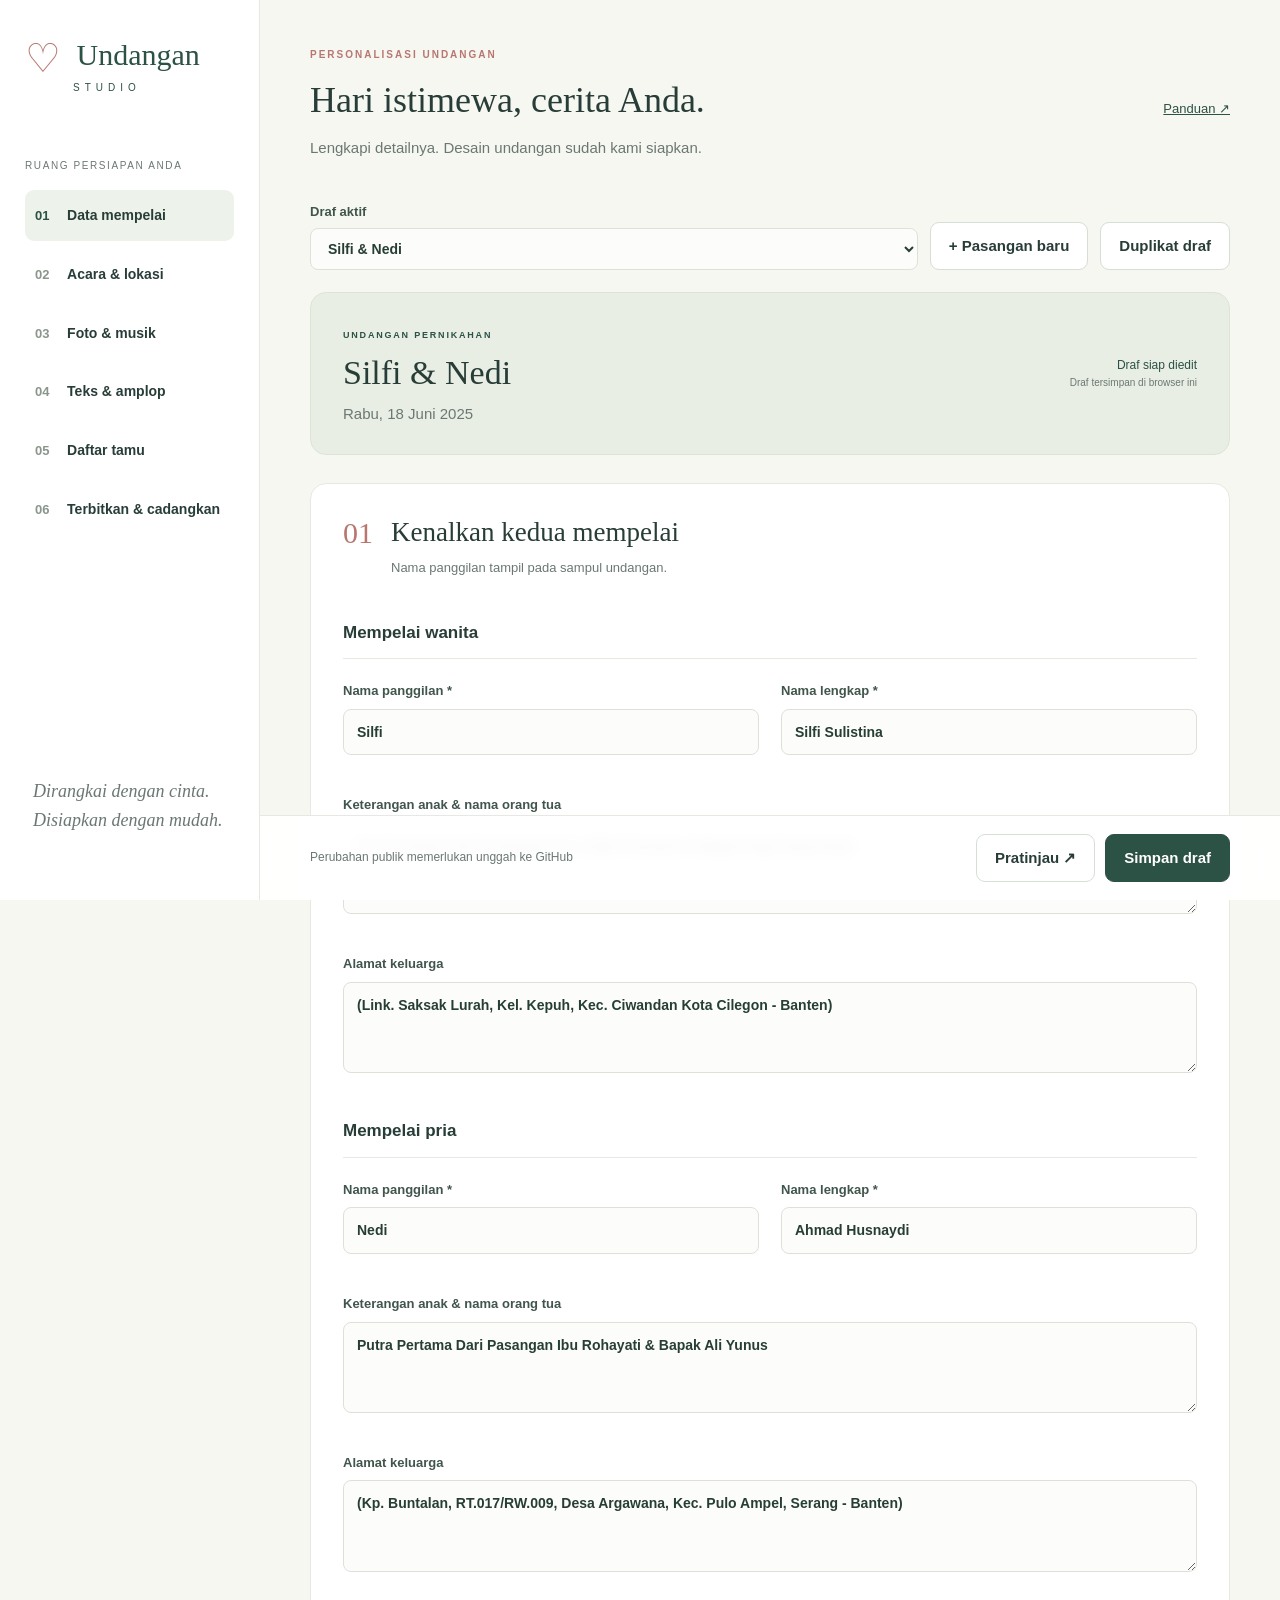
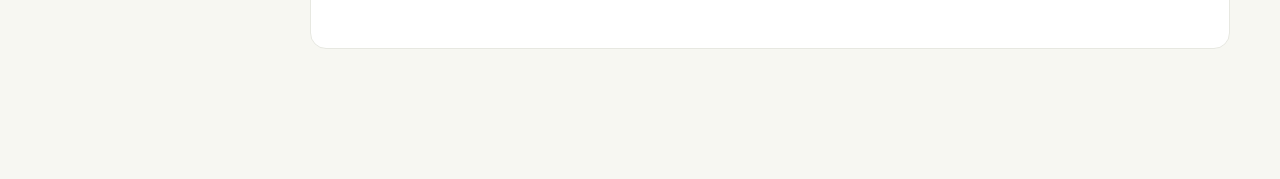
<file: admin.html>
<!doctype html><html lang="id"><head><meta charset="utf-8"><meta name="viewport" content="width=device-width,initial-scale=1"><meta name="robots" content="noindex,nofollow"><title>Pengelola Undangan</title><link rel="stylesheet" href="editor/admin.css"></head><body>
<aside><a class="brand" href="admin.html"><span>♡</span> Undangan<span class="brand-sub">STUDIO</span></a><p class="side-caption">RUANG PERSIAPAN ANDA</p><nav id="steps"><button data-tab="couple" class="active">01 <span>Data mempelai</span></button><button data-tab="events">02 <span>Acara & lokasi</span></button><button data-tab="media">03 <span>Foto & musik</span></button><button data-tab="words">04 <span>Teks & amplop</span></button><button data-tab="guests">05 <span>Daftar tamu</span></button><button data-tab="publish">06 <span>Terbitkan & cadangkan</span></button></nav><div class="side-note">Dirangkai dengan cinta.<br>Disiapkan dengan mudah.</div></aside>
<main><header><div><p class="eyebrow">PERSONALISASI UNDANGAN</p><h1>Hari istimewa, cerita Anda.</h1><p class="muted">Lengkapi detailnya. Desain undangan sudah kami siapkan.</p></div><a class="help" href="PANDUAN.html" target="_blank">Panduan ↗</a></header>
<div class="project-bar"><label>Draf aktif<select id="draft-select" aria-label="Draf aktif"></select></label><button id="new-draft" class="secondary">+ Pasangan baru</button><button id="duplicate" class="secondary">Duplikat draf</button></div>
<div class="summary"><div><span class="pill">UNDANGAN PERNIKAHAN</span><h2 id="couple-summary"></h2><p id="date-summary"></p></div><div class="summary-right"><span id="save-status">Memuat draf…</span><small>Draf tersimpan di browser ini</small></div></div>
<div class="workspace"><form id="config-form"><section class="tab active" id="tab-couple"><div class="section-head"><span>01</span><div><h2>Kenalkan kedua mempelai</h2><p>Nama panggilan tampil pada sampul undangan.</p></div></div><div id="fields-couple"></div></section><section class="tab" id="tab-events"><div class="section-head"><span>02</span><div><h2>Waktu & tempat bahagia</h2><p>Tanggal pada sampul mengikuti acara hitung mundur.</p></div></div><div id="fields-events"></div></section><section class="tab" id="tab-media"><div class="section-head"><span>03</span><div><h2>Kenangan dalam gambar</h2><p>Pilih foto dari perangkat atau gunakan URL / jalur file.</p></div></div><div class="note">Unggahan foto disesuaikan ukurannya agar undangan lebih ringan. Foto dan musik baru disertakan dalam paket pembaruan.</div><div id="fields-media"></div></section><section class="tab" id="tab-words"><div class="section-head"><span>04</span><div><h2>Pesan yang personal</h2><p>Sesuaikan kalimat pembuka, amplop digital, dan kontak.</p></div></div><div id="fields-words"></div></section></form>
<section class="tab" id="tab-guests"><div class="section-head"><span>05</span><div><h2>Setiap tamu, satu undangan</h2><p>Nama pada pesan dan tautan dibuat dari baris tamu yang sama.</p></div></div><label>Alamat undangan yang sudah diterbitkan<input id="guest-base" type="url" placeholder="https://username.github.io/nama-repository/"></label><p class="hint">Perhatikan huruf besar/kecil nama repository. Tautan yang disalin menggunakan alamat ini.</p><label>Tambahkan nama tamu<textarea id="guest-input" rows="4" placeholder="Bapak Ahmad & Ibu Siti&#10;Keluarga Bapak Dani&#10;Rekan-rekan SMK Darus Syifa"></textarea></label><div class="actions"><button id="add-guests">Tambahkan nama</button><button id="copy-all" class="secondary">Salin semua pesan</button><button id="csv" class="secondary">Unduh daftar CSV</button></div><label>Format pesan WhatsApp<textarea id="share-template" rows="9"></textarea></label><p class="hint">Penanda otomatis: {nama}, {mempelai}, {tanggal}, {link}. Nama dan tautan wajib ada.</p><div class="guest-toolbar"><h3 id="guest-count">0 tamu</h3><input id="search-guests" placeholder="Cari nama tamu…" aria-label="Cari tamu"></div><div id="guest-list"></div><div id="message-preview" class="note" hidden><h3>Pratinjau pesan</h3><pre id="message-text"></pre></div></section>
<section class="tab" id="tab-publish"><div class="section-head"><span>06</span><div><h2>Siap dibagikan</h2><p>Terbitkan perubahan dan simpan salinan draf Anda.</p></div></div><div class="note"><strong>Simpan draf ≠ terbitkan.</strong><p>Draf dan daftar tamu hanya tersimpan di browser ini. Agar perubahan dilihat tamu, unduh paket pembaruan dan unggah isinya ke repository GitHub.</p></div><label>Alamat publik undangan<input id="publish-base" type="url" placeholder="https://username.github.io/nama-repository/"></label><div class="publish-card"><h3>1. Periksa undangan</h3><p>Lengkapi formulir lalu buka pratinjau. Nama tamu contoh: Bapak Ahmad & Ibu Siti.</p><button id="preview-publish" class="secondary">Buka pratinjau ↗</button></div><div class="publish-card"><h3>2. Unduh paket pembaruan</h3><p>Berisi index.html, data.js, dan foto/musik unggahan. Gabungkan dengan paket utama; ini bukan website mandiri. Daftar tamu tidak ikut diterbitkan.</p><button id="export">Unduh pembaruan ZIP</button><p class="hint" id="export-status"></p></div><div class="publish-card"><h3>3. Unggah ke GitHub</h3><p>Ekstrak ZIP. Timpa file yang sama di repository, lalu commit. Setelah GitHub Pages selesai, periksa tautan publik sebelum membagikannya.</p><a href="https://docs.github.com/en/pages/getting-started-with-github-pages/configuring-a-publishing-source-for-your-github-pages-site" target="_blank" rel="noopener">Panduan resmi GitHub ↗</a></div><div class="publish-card"><h3>Cadangan draf & daftar tamu</h3><p>Simpan JSON untuk berpindah perangkat atau memulihkan data. Berkas cadangan memuat daftar tamu; simpan pribadi dan jangan unggah ke repository publik.</p><div class="actions"><button id="backup" class="secondary">Unduh cadangan JSON</button><label class="file-button">Impor cadangan<input id="restore" type="file" accept="application/json,.json"></label></div></div></section>
</div><div class="bottom-bar"><p id="bottom-status">Perubahan belum diterbitkan</p><div class="actions"><button id="preview" class="secondary">Pratinjau ↗</button><button id="save">Simpan draf</button></div></div></main><div id="toast" role="status" aria-live="polite"></div>
<script src="data.js"></script><script src="editor/core.js"></script><script src="editor/template.js"></script><script src="editor/zip.js"></script><script src="editor/admin.js"></script></body></html>
</file>
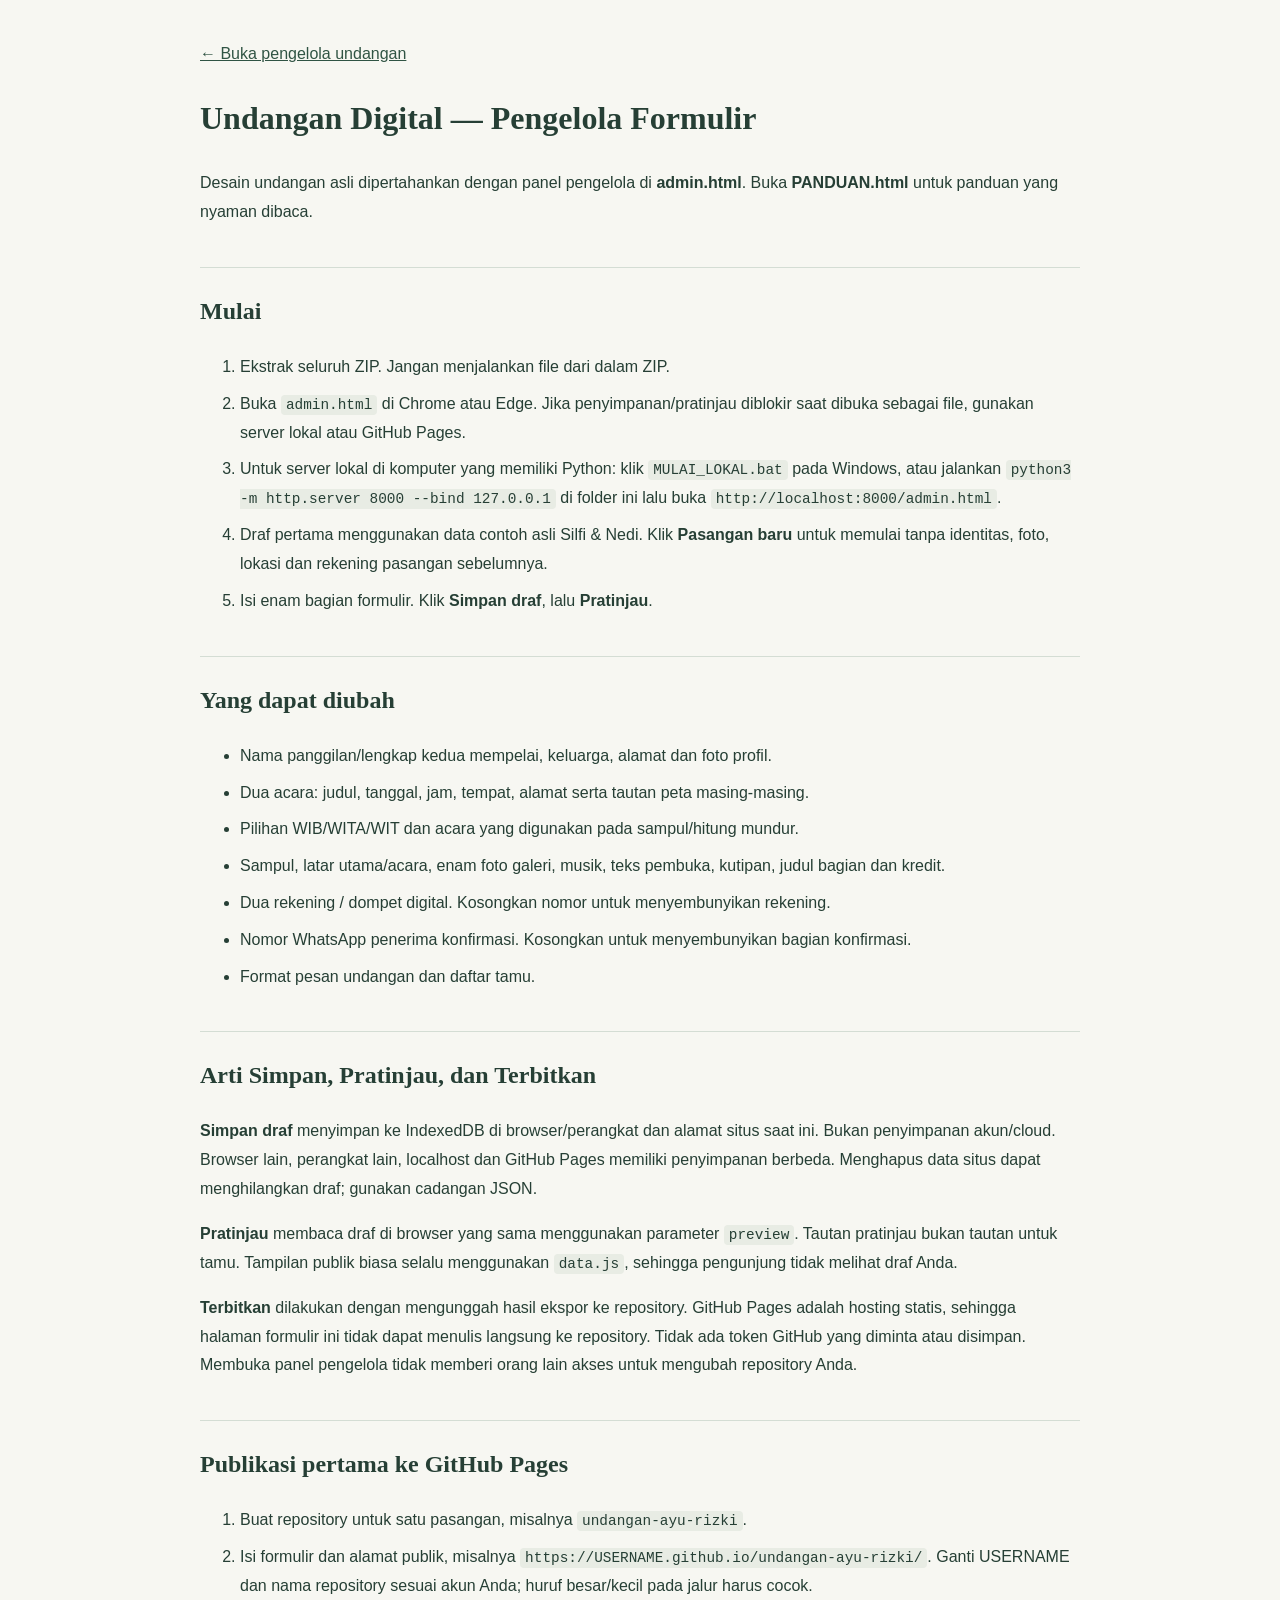
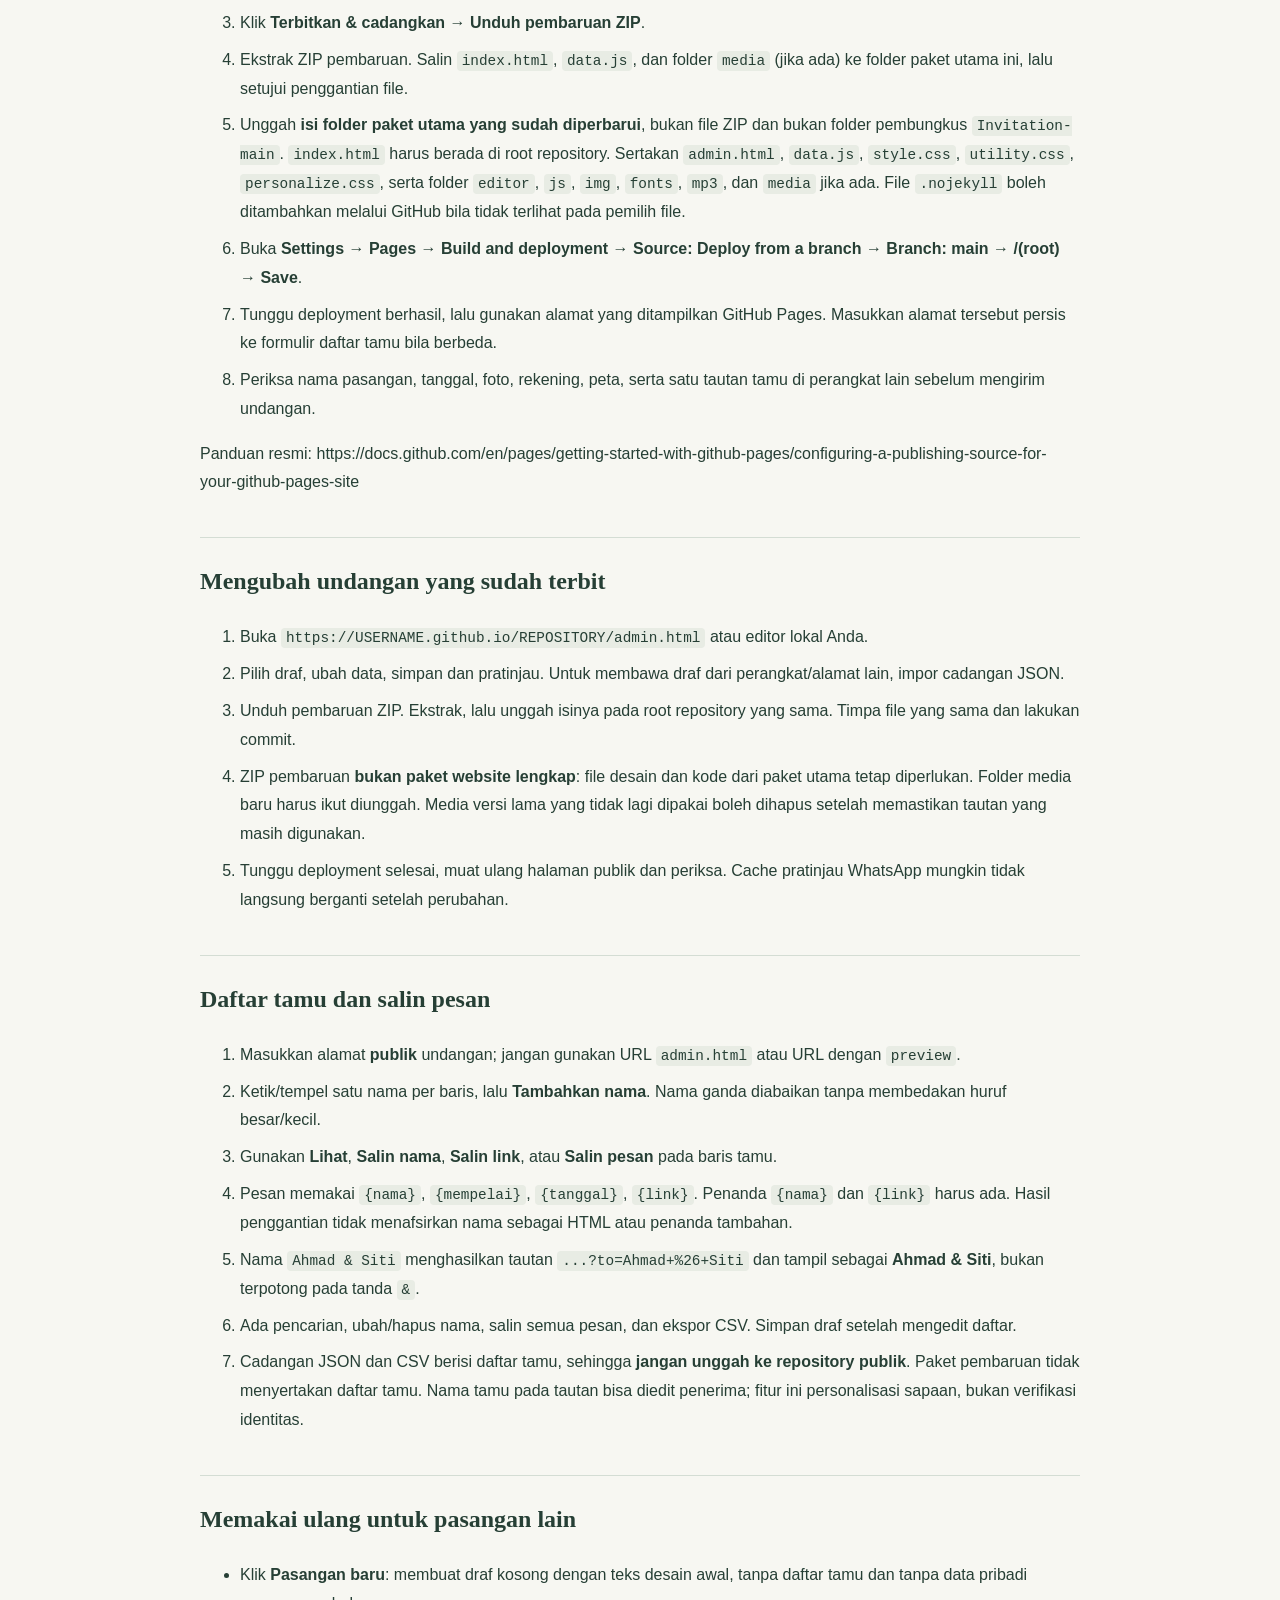
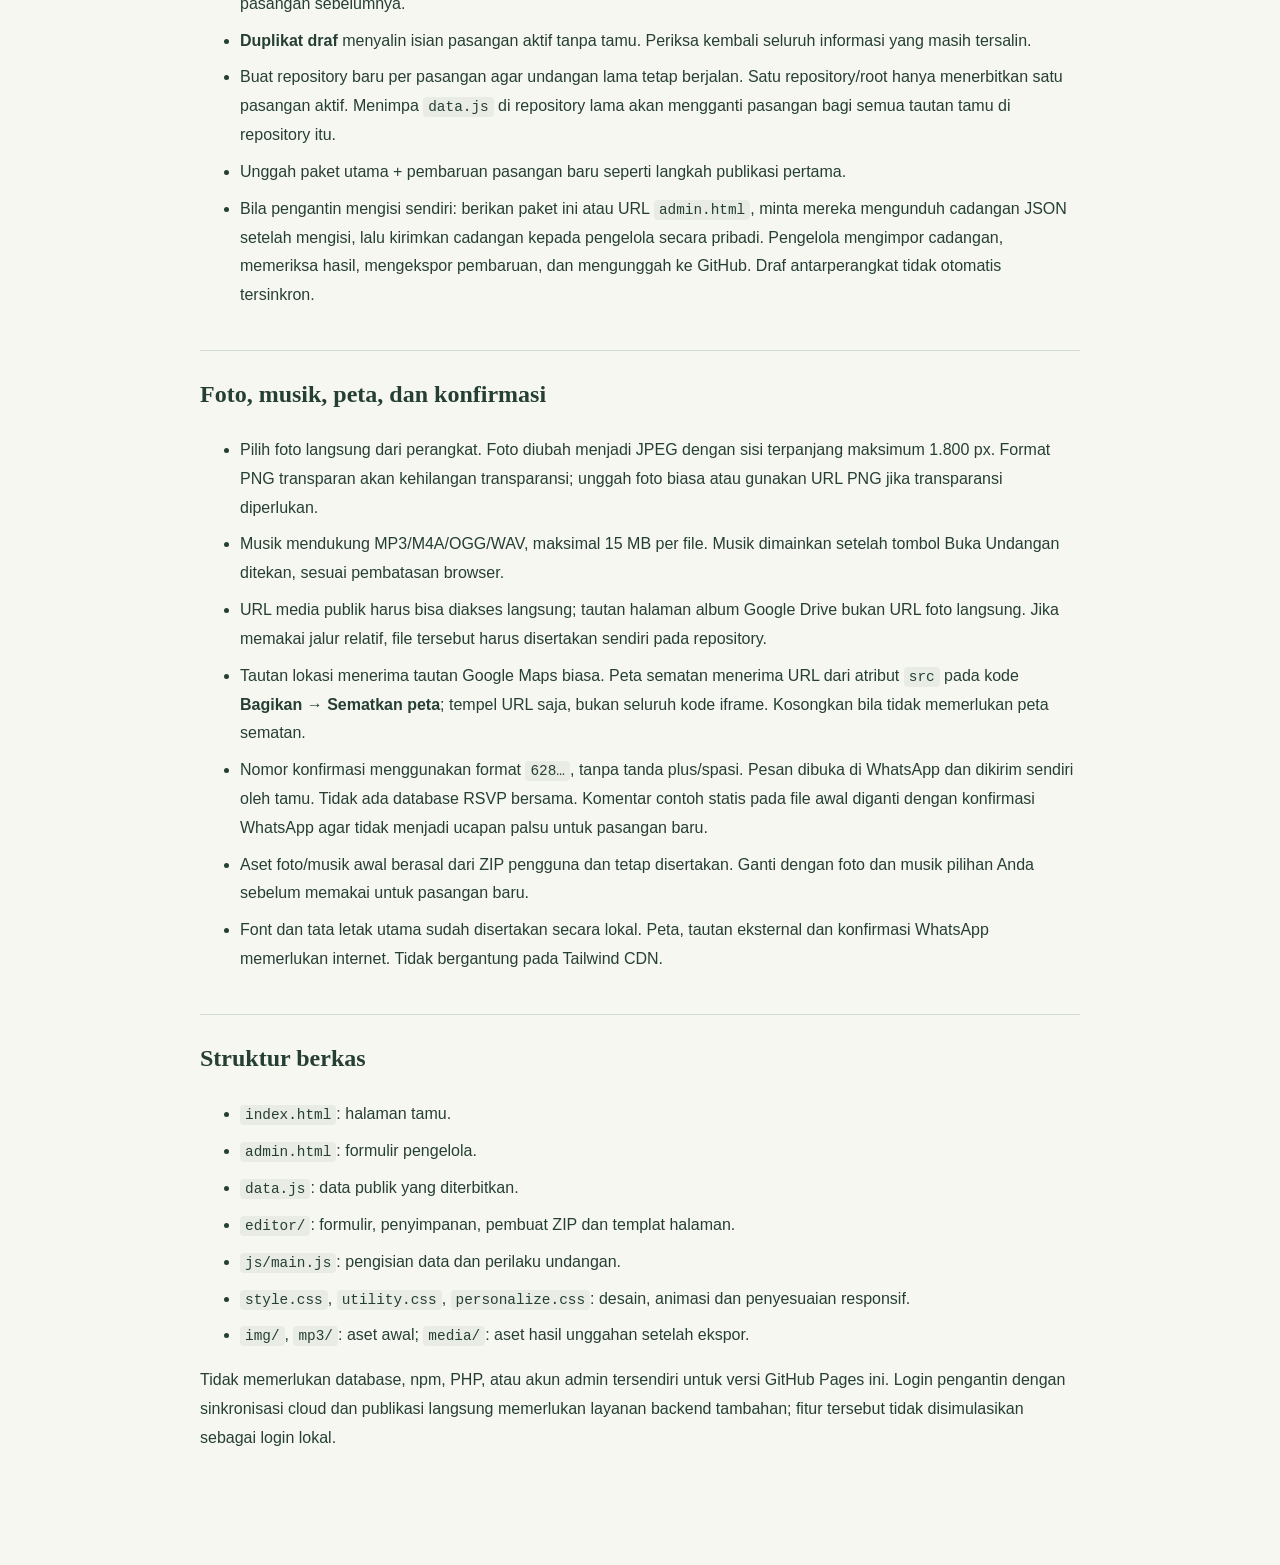
<file: PANDUAN.html>
<!doctype html><html lang="id"><meta charset="utf-8"><meta name="viewport" content="width=device-width,initial-scale=1"><title>Panduan Undangan Digital</title><style>body{max-width:880px;margin:40px auto;padding:0 22px 60px;font:16px/1.8 Segoe UI,Arial;color:#263f35;background:#f7f7f2}h1,h2{font-family:Georgia}h2{margin-top:40px;border-top:1px solid #d4ddd4;padding-top:22px}p,li{overflow-wrap:anywhere}li{margin:8px 0}a{color:#305444}code{background:#e8ece4;padding:2px 5px;border-radius:4px;font-size:.9em}</style><a href="admin.html">← Buka pengelola undangan</a><h1>Undangan Digital — Pengelola Formulir</h1><p>Desain undangan asli dipertahankan dengan panel pengelola di <strong>admin.html</strong>. Buka <strong>PANDUAN.html</strong> untuk panduan yang nyaman dibaca.</p><h2>Mulai</h2><ol><li>Ekstrak seluruh ZIP. Jangan menjalankan file dari dalam ZIP.</li><li>Buka <code>admin.html</code> di Chrome atau Edge. Jika penyimpanan/pratinjau diblokir saat dibuka sebagai file, gunakan server lokal atau GitHub Pages.</li><li>Untuk server lokal di komputer yang memiliki Python: klik <code>MULAI_LOKAL.bat</code> pada Windows, atau jalankan <code>python3 -m http.server 8000 --bind 127.0.0.1</code> di folder ini lalu buka <code>http://localhost:8000/admin.html</code>.</li><li>Draf pertama menggunakan data contoh asli Silfi &amp; Nedi. Klik <strong>Pasangan baru</strong> untuk memulai tanpa identitas, foto, lokasi dan rekening pasangan sebelumnya.</li><li>Isi enam bagian formulir. Klik <strong>Simpan draf</strong>, lalu <strong>Pratinjau</strong>.</li></ol><h2>Yang dapat diubah</h2><ul><li>Nama panggilan/lengkap kedua mempelai, keluarga, alamat dan foto profil.</li><li>Dua acara: judul, tanggal, jam, tempat, alamat serta tautan peta masing-masing.</li><li>Pilihan WIB/WITA/WIT dan acara yang digunakan pada sampul/hitung mundur.</li><li>Sampul, latar utama/acara, enam foto galeri, musik, teks pembuka, kutipan, judul bagian dan kredit.</li><li>Dua rekening / dompet digital. Kosongkan nomor untuk menyembunyikan rekening.</li><li>Nomor WhatsApp penerima konfirmasi. Kosongkan untuk menyembunyikan bagian konfirmasi.</li><li>Format pesan undangan dan daftar tamu.</li></ul><h2>Arti Simpan, Pratinjau, dan Terbitkan</h2><p><strong>Simpan draf</strong> menyimpan ke IndexedDB di browser/perangkat dan alamat situs saat ini. Bukan penyimpanan akun/cloud. Browser lain, perangkat lain, localhost dan GitHub Pages memiliki penyimpanan berbeda. Menghapus data situs dapat menghilangkan draf; gunakan cadangan JSON.</p><p><strong>Pratinjau</strong> membaca draf di browser yang sama menggunakan parameter <code>preview</code>. Tautan pratinjau bukan tautan untuk tamu. Tampilan publik biasa selalu menggunakan <code>data.js</code>, sehingga pengunjung tidak melihat draf Anda.</p><p><strong>Terbitkan</strong> dilakukan dengan mengunggah hasil ekspor ke repository. GitHub Pages adalah hosting statis, sehingga halaman formulir ini tidak dapat menulis langsung ke repository. Tidak ada token GitHub yang diminta atau disimpan. Membuka panel pengelola tidak memberi orang lain akses untuk mengubah repository Anda.</p><h2>Publikasi pertama ke GitHub Pages</h2><ol><li>Buat repository untuk satu pasangan, misalnya <code>undangan-ayu-rizki</code>.</li><li>Isi formulir dan alamat publik, misalnya <code>https://USERNAME.github.io/undangan-ayu-rizki/</code>. Ganti USERNAME dan nama repository sesuai akun Anda; huruf besar/kecil pada jalur harus cocok.</li><li>Klik <strong>Terbitkan &amp; cadangkan → Unduh pembaruan ZIP</strong>.</li><li>Ekstrak ZIP pembaruan. Salin <code>index.html</code>, <code>data.js</code>, dan folder <code>media</code> (jika ada) ke folder paket utama ini, lalu setujui penggantian file.</li><li>Unggah <strong>isi folder paket utama yang sudah diperbarui</strong>, bukan file ZIP dan bukan folder pembungkus <code>Invitation-main</code>. <code>index.html</code> harus berada di root repository. Sertakan <code>admin.html</code>, <code>data.js</code>, <code>style.css</code>, <code>utility.css</code>, <code>personalize.css</code>, serta folder <code>editor</code>, <code>js</code>, <code>img</code>, <code>fonts</code>, <code>mp3</code>, dan <code>media</code> jika ada. File <code>.nojekyll</code> boleh ditambahkan melalui GitHub bila tidak terlihat pada pemilih file.</li><li>Buka <strong>Settings → Pages → Build and deployment → Source: Deploy from a branch → Branch: main → /(root) → Save</strong>.</li><li>Tunggu deployment berhasil, lalu gunakan alamat yang ditampilkan GitHub Pages. Masukkan alamat tersebut persis ke formulir daftar tamu bila berbeda.</li><li>Periksa nama pasangan, tanggal, foto, rekening, peta, serta satu tautan tamu di perangkat lain sebelum mengirim undangan.</li></ol><p>Panduan resmi: https://docs.github.com/en/pages/getting-started-with-github-pages/configuring-a-publishing-source-for-your-github-pages-site</p><h2>Mengubah undangan yang sudah terbit</h2><ol><li>Buka <code>https://USERNAME.github.io/REPOSITORY/admin.html</code> atau editor lokal Anda.</li><li>Pilih draf, ubah data, simpan dan pratinjau. Untuk membawa draf dari perangkat/alamat lain, impor cadangan JSON.</li><li>Unduh pembaruan ZIP. Ekstrak, lalu unggah isinya pada root repository yang sama. Timpa file yang sama dan lakukan commit.</li><li>ZIP pembaruan <strong>bukan paket website lengkap</strong>: file desain dan kode dari paket utama tetap diperlukan. Folder media baru harus ikut diunggah. Media versi lama yang tidak lagi dipakai boleh dihapus setelah memastikan tautan yang masih digunakan.</li><li>Tunggu deployment selesai, muat ulang halaman publik dan periksa. Cache pratinjau WhatsApp mungkin tidak langsung berganti setelah perubahan.</li></ol><h2>Daftar tamu dan salin pesan</h2><ol><li>Masukkan alamat <strong>publik</strong> undangan; jangan gunakan URL <code>admin.html</code> atau URL dengan <code>preview</code>.</li><li>Ketik/tempel satu nama per baris, lalu <strong>Tambahkan nama</strong>. Nama ganda diabaikan tanpa membedakan huruf besar/kecil.</li><li>Gunakan <strong>Lihat</strong>, <strong>Salin nama</strong>, <strong>Salin link</strong>, atau <strong>Salin pesan</strong> pada baris tamu.</li><li>Pesan memakai <code>{nama}</code>, <code>{mempelai}</code>, <code>{tanggal}</code>, <code>{link}</code>. Penanda <code>{nama}</code> dan <code>{link}</code> harus ada. Hasil penggantian tidak menafsirkan nama sebagai HTML atau penanda tambahan.</li><li>Nama <code>Ahmad &amp; Siti</code> menghasilkan tautan <code>...?to=Ahmad+%26+Siti</code> dan tampil sebagai <strong>Ahmad &amp; Siti</strong>, bukan terpotong pada tanda <code>&amp;</code>.</li><li>Ada pencarian, ubah/hapus nama, salin semua pesan, dan ekspor CSV. Simpan draf setelah mengedit daftar.</li><li>Cadangan JSON dan CSV berisi daftar tamu, sehingga <strong>jangan unggah ke repository publik</strong>. Paket pembaruan tidak menyertakan daftar tamu. Nama tamu pada tautan bisa diedit penerima; fitur ini personalisasi sapaan, bukan verifikasi identitas.</li></ol><h2>Memakai ulang untuk pasangan lain</h2><ul><li>Klik <strong>Pasangan baru</strong>: membuat draf kosong dengan teks desain awal, tanpa daftar tamu dan tanpa data pribadi pasangan sebelumnya.</li><li><strong>Duplikat draf</strong> menyalin isian pasangan aktif tanpa tamu. Periksa kembali seluruh informasi yang masih tersalin.</li><li>Buat repository baru per pasangan agar undangan lama tetap berjalan. Satu repository/root hanya menerbitkan satu pasangan aktif. Menimpa <code>data.js</code> di repository lama akan mengganti pasangan bagi semua tautan tamu di repository itu.</li><li>Unggah paket utama + pembaruan pasangan baru seperti langkah publikasi pertama.</li><li>Bila pengantin mengisi sendiri: berikan paket ini atau URL <code>admin.html</code>, minta mereka mengunduh cadangan JSON setelah mengisi, lalu kirimkan cadangan kepada pengelola secara pribadi. Pengelola mengimpor cadangan, memeriksa hasil, mengekspor pembaruan, dan mengunggah ke GitHub. Draf antarperangkat tidak otomatis tersinkron.</li></ul><h2>Foto, musik, peta, dan konfirmasi</h2><ul><li>Pilih foto langsung dari perangkat. Foto diubah menjadi JPEG dengan sisi terpanjang maksimum 1.800 px. Format PNG transparan akan kehilangan transparansi; unggah foto biasa atau gunakan URL PNG jika transparansi diperlukan.</li><li>Musik mendukung MP3/M4A/OGG/WAV, maksimal 15 MB per file. Musik dimainkan setelah tombol Buka Undangan ditekan, sesuai pembatasan browser.</li><li>URL media publik harus bisa diakses langsung; tautan halaman album Google Drive bukan URL foto langsung. Jika memakai jalur relatif, file tersebut harus disertakan sendiri pada repository.</li><li>Tautan lokasi menerima tautan Google Maps biasa. Peta sematan menerima URL dari atribut <code>src</code> pada kode <strong>Bagikan → Sematkan peta</strong>; tempel URL saja, bukan seluruh kode iframe. Kosongkan bila tidak memerlukan peta sematan.</li><li>Nomor konfirmasi menggunakan format <code>628…</code>, tanpa tanda plus/spasi. Pesan dibuka di WhatsApp dan dikirim sendiri oleh tamu. Tidak ada database RSVP bersama. Komentar contoh statis pada file awal diganti dengan konfirmasi WhatsApp agar tidak menjadi ucapan palsu untuk pasangan baru.</li><li>Aset foto/musik awal berasal dari ZIP pengguna dan tetap disertakan. Ganti dengan foto dan musik pilihan Anda sebelum memakai untuk pasangan baru.</li><li>Font dan tata letak utama sudah disertakan secara lokal. Peta, tautan eksternal dan konfirmasi WhatsApp memerlukan internet. Tidak bergantung pada Tailwind CDN.</li></ul><h2>Struktur berkas</h2><ul><li><code>index.html</code>: halaman tamu.</li><li><code>admin.html</code>: formulir pengelola.</li><li><code>data.js</code>: data publik yang diterbitkan.</li><li><code>editor/</code>: formulir, penyimpanan, pembuat ZIP dan templat halaman.</li><li><code>js/main.js</code>: pengisian data dan perilaku undangan.</li><li><code>style.css</code>, <code>utility.css</code>, <code>personalize.css</code>: desain, animasi dan penyesuaian responsif.</li><li><code>img/</code>, <code>mp3/</code>: aset awal; <code>media/</code>: aset hasil unggahan setelah ekspor.</li></ul><p>Tidak memerlukan database, npm, PHP, atau akun admin tersendiri untuk versi GitHub Pages ini. Login pengantin dengan sinkronisasi cloud dan publikasi langsung memerlukan layanan backend tambahan; fitur tersebut tidak disimulasikan sebagai login lokal.</p></html>
</file>
<file: editor/admin.css>
:root{--ink:#283d38;--muted:#6b7872;--rose:#b77770;--line:#e7e8e1;--paper:#f7f7f2;--green:#2c5145}*{box-sizing:border-box}body{margin:0;background:var(--paper);color:var(--ink);font:15px/1.6 'Segoe UI',Arial,sans-serif}button,input,textarea,select{font:inherit}button,a,input,textarea,select{touch-action:manipulation}button{cursor:pointer;border:1px solid var(--green);background:var(--green);color:#fff;border-radius:9px;padding:11px 18px;font-weight:600}button:hover{filter:brightness(.95)}button:disabled{opacity:.6;cursor:wait}.secondary{background:#fff;color:var(--ink);border-color:#d6ded6}a{color:var(--green)}aside{position:fixed;inset:0 auto 0 0;width:260px;background:#fff;border-right:1px solid var(--line);padding:35px 25px;display:flex;flex-direction:column}.brand{display:block;font:30px Georgia,serif;text-decoration:none}.brand>span:first-child{color:var(--rose);font-size:40px;vertical-align:middle;margin-right:8px}.brand-sub{display:block;font:10px 'Segoe UI',sans-serif;letter-spacing:5px;margin-left:48px}.side-caption{font-size:10px;letter-spacing:1.6px;color:var(--muted);margin-top:65px}nav{display:grid;gap:8px}nav button{background:transparent;color:#8a968b;border:0;text-align:left;padding:14px 10px;font-size:13px}nav button span{margin-left:14px;color:var(--ink);font-size:14px}nav button.active{background:#edf3eb;color:var(--green)}.side-note{margin-top:auto;color:var(--muted);font:italic 18px/1.6 Georgia,serif;padding:30px 8px}main{margin-left:260px;max-width:1500px;padding:42px 50px 130px}header{display:flex;justify-content:space-between;gap:20px;align-items:center}.eyebrow{font-size:10px;letter-spacing:2px;color:var(--rose);font-weight:700}h1{font:36px/1.2 Georgia,serif;margin:9px 0 14px}h2{font:27px/1.25 Georgia,serif;margin:0 0 8px}h3{font-size:17px;margin:0 0 10px}p{margin:5px 0 16px}.muted,.hint{color:var(--muted)}.help{white-space:nowrap;font-size:13px}.project-bar{display:flex;align-items:end;gap:12px;margin:26px 0 22px}.project-bar label{margin:0;flex:1}.project-bar select{margin:5px 0 0}.summary{background:#e9eee5;border:1px solid #dce4d6;border-radius:16px;padding:28px 32px;display:flex;justify-content:space-between;gap:20px;align-items:center;margin-bottom:28px}.pill{font-size:9px;letter-spacing:1.8px;color:var(--green);font-weight:700}.summary h2{font-size:34px;margin-top:7px}.summary p{margin:0;color:var(--muted)}.summary-right{text-align:right;color:var(--green);font-size:12px}.summary-right small{display:block;color:var(--muted)}.workspace{background:#fff;border:1px solid var(--line);border-radius:16px;padding:32px;min-height:450px}.tab{display:none}.tab.active{display:block}.section-head{display:flex;gap:18px;align-items:start;margin-bottom:24px}.section-head>span{color:var(--rose);font:30px Georgia,serif}.section-head p{color:var(--muted);font-size:13px}.field-group{margin:24px 0 32px}.field-grid{display:grid;grid-template-columns:1fr 1fr;gap:16px 22px}label{display:block;font-size:13px;font-weight:600;color:#40554c;margin:12px 0}input,textarea,select{display:block;width:100%;min-width:0;border:1px solid #dce2d8;border-radius:8px;padding:11px 13px;color:#273e35;background:#fcfdfb;margin-top:7px;font-size:14px}textarea{resize:vertical;line-height:1.6}input:focus,textarea:focus,select:focus{outline:2px solid #81a293;outline-offset:2px}.full{grid-column:1/-1}.hint{font-size:12px;font-weight:400}.note{padding:18px 22px;border-left:3px solid #bc8b78;background:#fbf5ef;border-radius:5px;font-size:13px;margin:15px 0 24px}.note p:last-child{margin-bottom:0}.actions{display:flex;gap:10px;flex-wrap:wrap;align-items:center}.bottom-bar{position:fixed;bottom:0;left:260px;right:0;background:#ffffffed;border-top:1px solid var(--line);padding:18px 50px;display:flex;align-items:center;justify-content:space-between;gap:15px;z-index:10;backdrop-filter:blur(8px)}.bottom-bar p{font-size:12px;color:var(--muted);margin:0}#toast{position:fixed;bottom:100px;right:25px;background:#294a3f;color:#fff;max-width:450px;padding:14px 22px;border-radius:9px;z-index:50;display:none}#toast.show{display:block}.media-preview{display:block;width:100%;height:160px;object-fit:cover;border-radius:10px;background:#eceee8;margin-bottom:10px}.media-input{padding:8px 0;font-size:12px}.publish-card{border:1px solid var(--line);border-radius:12px;padding:24px;margin:18px 0}.publish-card p{font-size:13px;color:var(--muted)}.file-button{display:inline-block;cursor:pointer;border:1px solid #d6ded6;padding:10px 18px;border-radius:9px;margin:0}.file-button input{display:none}.guest-toolbar{display:flex;align-items:center;gap:20px;margin-top:30px}.guest-toolbar input{margin:0 0 15px;max-width:300px;margin-left:auto}.guest-row{border-top:1px solid var(--line);padding:18px 0;display:flex;align-items:center;justify-content:space-between;gap:15px}.guest-row strong{overflow-wrap:anywhere;flex:1;min-width:0}.guest-row .actions{gap:6px}.guest-row button{padding:7px 10px;font-size:12px}.guest-row .danger{color:#a34747}.empty{text-align:center;padding:45px 15px;color:var(--muted)}pre{white-space:pre-wrap;overflow-wrap:anywhere;font:14px/1.8 'Segoe UI',sans-serif}.invalid{outline:2px solid #b14e4e}.field-group h3{padding-bottom:12px;border-bottom:1px solid var(--line)}@media(min-width:1550px){main{margin-right:auto}}@media(max-width:1050px){aside{width:225px;padding:30px 18px}main{margin-left:225px;padding:30px 25px 130px}.bottom-bar{left:225px;padding:18px 25px}.project-bar{flex-wrap:wrap}.project-bar label{flex-basis:100%}.guest-row{display:block}.guest-row .actions{margin-top:12px}}@media(max-width:720px){aside{position:static;width:auto;padding:20px;border:0}.brand{font-size:25px}.brand-sub{display:inline;font-size:9px;margin-left:10px}.side-caption,.side-note{display:none}nav{display:flex;overflow:auto;margin-top:15px;gap:6px}nav button{white-space:nowrap;padding:10px}nav button span{margin-left:5px;font-size:12px}main{margin:0;padding:25px 16px 135px}h1{font-size:29px}.summary{padding:22px;display:block}.summary-right{text-align:left;margin-top:14px}.summary h2{font-size:30px}.workspace{padding:22px 18px}.field-grid{grid-template-columns:1fr}.bottom-bar{left:0;padding:13px 16px;flex-wrap:wrap}.bottom-bar p{flex-basis:100%}.bottom-bar .actions{width:100%}.bottom-bar button{flex:1}.help{font-size:12px}header{align-items:start}.section-head h2{font-size:25px}.guest-toolbar{display:block}.guest-toolbar input{max-width:none}#toast{bottom:145px;left:16px;right:16px}.project-bar button{flex:1}}
</file>
